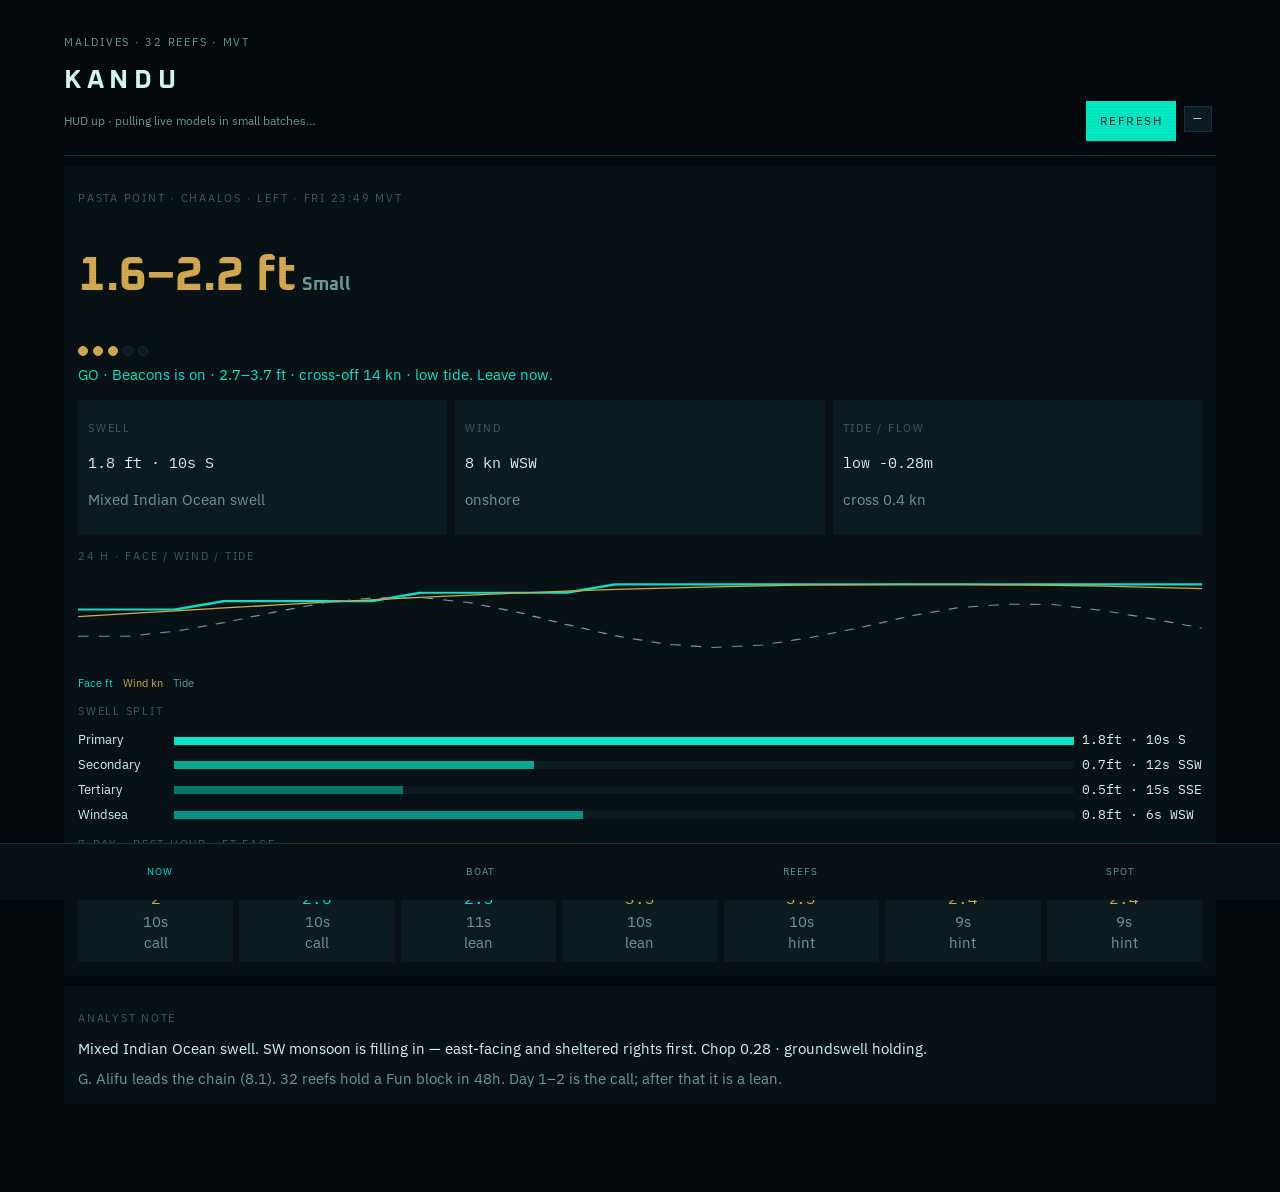
<file: index.html>
<!DOCTYPE html>
<html lang="en">
<head>
<meta charset="utf-8"/>
<meta name="viewport" content="width=device-width, initial-scale=1, viewport-fit=cover"/>
<meta name="theme-color" content="#03080c"/>
<meta name="apple-mobile-web-app-capable" content="yes"/>
<meta name="apple-mobile-web-app-status-bar-style" content="black-translucent"/>
<meta name="apple-mobile-web-app-title" content="Kandu"/>
<meta name="mobile-web-app-capable" content="yes"/>
<title>Kandu</title>
<link rel="manifest" href="manifest.webmanifest"/>
<link rel="apple-touch-icon" href="icon.svg"/>
<link rel="icon" href="icon.svg"/>
<link rel="preconnect" href="https://fonts.googleapis.com"/>
<link rel="preconnect" href="https://fonts.gstatic.com" crossorigin/>
<link href="https://fonts.googleapis.com/css2?family=IBM+Plex+Mono:wght@400;600&family=IBM+Plex+Sans:wght@400;500&family=Oxanium:wght@500;700&display=swap" rel="stylesheet"/>
<style>
:root{
  --bg:#03080c;--surf:#071116;--s2:#0c1a22;--fg:#d4f7f0;--mut:#6d9a93;--sub:#3d5f5a;
  --acc:#00e8c4;--accfg:#021410;--bd:#14343a;--good:#00e8c4;--ok:#d4a84b;--bad:#ff4d7a;
}
*{box-sizing:border-box}
html,body{margin:0;background:var(--bg);color:var(--fg);font:15px/1.45 "IBM Plex Sans",ui-sans-serif,system-ui,sans-serif;min-height:100%}
body{padding-bottom:calc(64px + env(safe-area-inset-bottom))}
body::after{content:"";pointer-events:none;position:fixed;inset:0;z-index:80;background:repeating-linear-gradient(to bottom,transparent 0 2px,rgb(0 8 12 / .16) 2px 3px);opacity:.14}
h1,h2,h3{font-family:"Oxanium","Rajdhani",ui-sans-serif,system-ui,sans-serif;letter-spacing:.04em;margin:0}
button,input,select{font:inherit;color:inherit;background:var(--s2);border:1px solid var(--bd);min-height:40px}
button{cursor:pointer;color:var(--accfg);background:var(--acc);border:0;padding:0 14px;letter-spacing:.12em;text-transform:uppercase;font-size:12px}
button.ghost{background:transparent;color:var(--fg);border:1px solid var(--bd)}
.wrap{max-width:1180px;margin:0 auto;padding:14px}
header{display:flex;flex-wrap:wrap;gap:12px;align-items:flex-end;justify-content:space-between;border-bottom:1px solid color-mix(in oklab,var(--acc) 28%,transparent);padding:10px 0 14px}
.brand{font-size:26px;font-weight:700;letter-spacing:.22em;text-transform:uppercase}
.sub{color:var(--mut);font-size:11px;letter-spacing:.16em;text-transform:uppercase}
.panel{position:relative;background:var(--surf);padding:14px;margin:10px 0}
.k{font-size:11px;letter-spacing:.16em;text-transform:uppercase;color:var(--sub)}
.grid{display:grid;gap:10px}
.g2{grid-template-columns:1.3fr .7fr}
.num{font-variant-numeric:tabular-nums;font-family:"IBM Plex Mono",ui-monospace,monospace}
.good{color:var(--good)}.ok{color:var(--ok)}.bad{color:var(--bad)}.mut{color:var(--mut)}
.chip{display:inline-block;padding:4px 8px;margin:0 4px 4px 0;background:var(--s2);border:1px solid var(--bd);font-size:11px;letter-spacing:.08em;text-transform:uppercase;cursor:pointer}
.chip.on{background:var(--acc);color:var(--accfg);border-color:var(--acc)}
.row{display:flex;gap:8px;flex-wrap:wrap;align-items:center}
.status{color:var(--mut);font-size:12px}
.error{color:var(--bad)}
.tab{display:none}.tab.on{display:block}
.nav{position:fixed;left:0;right:0;bottom:0;z-index:40;display:grid;grid-template-columns:repeat(4,1fr);background:#071116;border-top:1px solid var(--bd);padding-bottom:env(safe-area-inset-bottom)}
.nav button{background:transparent;color:var(--mut);border:0;min-height:56px;letter-spacing:.1em;font-size:10px}
.nav button.on{color:var(--acc)}
.install{display:none;margin:8px 0 0}.install.on{display:block}
.hero-ft{font-family:"Oxanium",ui-sans-serif;font-size:48px;line-height:.9;font-weight:700}
.hero-ft small{font-size:18px;margin-left:6px;color:var(--mut)}
.dots{display:flex;gap:5px;margin:8px 0}
.dots i{width:10px;height:10px;border-radius:50%;background:var(--s2);border:1px solid var(--bd);display:block}
.dots i.on{background:var(--acc);border-color:var(--acc)}
.dots i.mid{background:var(--ok);border-color:var(--ok)}
.meta{display:grid;grid-template-columns:repeat(3,1fr);gap:8px;margin-top:14px}
.meta .b{background:var(--s2);padding:10px}
.daystrip{display:grid;grid-template-columns:repeat(7,1fr);gap:6px;margin-top:10px}
.daystrip .d{background:var(--s2);padding:8px 4px;text-align:center}
.daystrip .d .sz{font-size:16px;font-family:"IBM Plex Mono",monospace}
.chart{width:100%;height:92px;display:block;margin-top:8px}
.swellrow{display:grid;grid-template-columns:88px 1fr 120px;gap:8px;align-items:center;margin:6px 0;font-size:13px}
.swellrow .trk{height:8px;background:var(--s2)}
.swellrow .trk b{display:block;height:8px;background:var(--acc)}
.reefs{display:flex;flex-direction:column;gap:8px;margin-top:10px}
.scard{background:var(--s2);padding:12px;display:grid;grid-template-columns:1fr auto;gap:8px;align-items:center;cursor:pointer;border:1px solid transparent}
.scard.sel{border-color:color-mix(in oklab,var(--acc) 50%,transparent)}
.spec{display:grid;grid-template-columns:52px 1fr;gap:6px;align-items:center;margin-top:8px}
.spec .lane{display:flex;height:14px;gap:1px;background:var(--s2)}
.spec .lane i{flex:1;min-width:2px;display:block}
.spec .lab{font-size:10px;letter-spacing:.1em;text-transform:uppercase;color:var(--sub);font-family:"IBM Plex Mono",monospace}
.legend{display:flex;gap:10px;flex-wrap:wrap;font-size:11px;color:var(--mut);margin-top:8px}
@media(max-width:860px){
  .g2,.meta,.daystrip{grid-template-columns:1fr 1fr}
  .hero-ft{font-size:36px}
}
</style>
</head>
<body>
<div class="wrap">
<header>
  <div>
    <p class="sub">Maldives · 32 reefs · MVT</p>
    <h1 class="brand">Kandu</h1>
    <p class="status" id="status">Loading ensemble…</p>
  </div>
  <div class="row">
    <button id="reload">Refresh</button>
    <span class="chip" id="src">—</span>
  </div>
</header>
<div id="tab-now" class="tab on">
<section class="panel" id="call"></section>
<section class="panel" id="brief"></section>
<button class="ghost install" id="install">Add Kandu to home screen</button>
</div>
<div id="tab-boat" class="tab">
<section class="grid g2">
  <div class="panel"><p class="k">Dawn boat · 06–11 MVT</p><div id="boat" class="list"></div></div>
  <div class="panel"><p class="k">Next window · 48h</p><div id="sessions" class="list"></div></div>
</section>
</div>
<div id="tab-reefs" class="tab">
<section class="panel">
  <p class="k">Atolls</p>
  <div class="row" id="atolls" style="margin-top:8px"></div>
</section>
<section class="panel">
  <div class="row" style="justify-content:space-between">
    <p class="k">Reefs</p>
    <input id="q" placeholder="Pasta, Gaafu, left…" style="min-width:180px;padding:0 10px"/>
  </div>
  <div id="tbl" class="reefs"></div>
</section>
</div>
<div id="tab-spot" class="tab">
<section class="panel" id="detail"></section>
</div>
</div>
<nav class="nav" id="nav">
  <button data-tab="now" class="on">Now</button>
  <button data-tab="boat">Boat</button>
  <button data-tab="reefs">Reefs</button>
  <button data-tab="spot">Spot</button>
</nav>
<script src="spots.js"></script>
<script src="engine.js"></script>
<script src="ui.js"></script>
</body>
</html>
</file>
